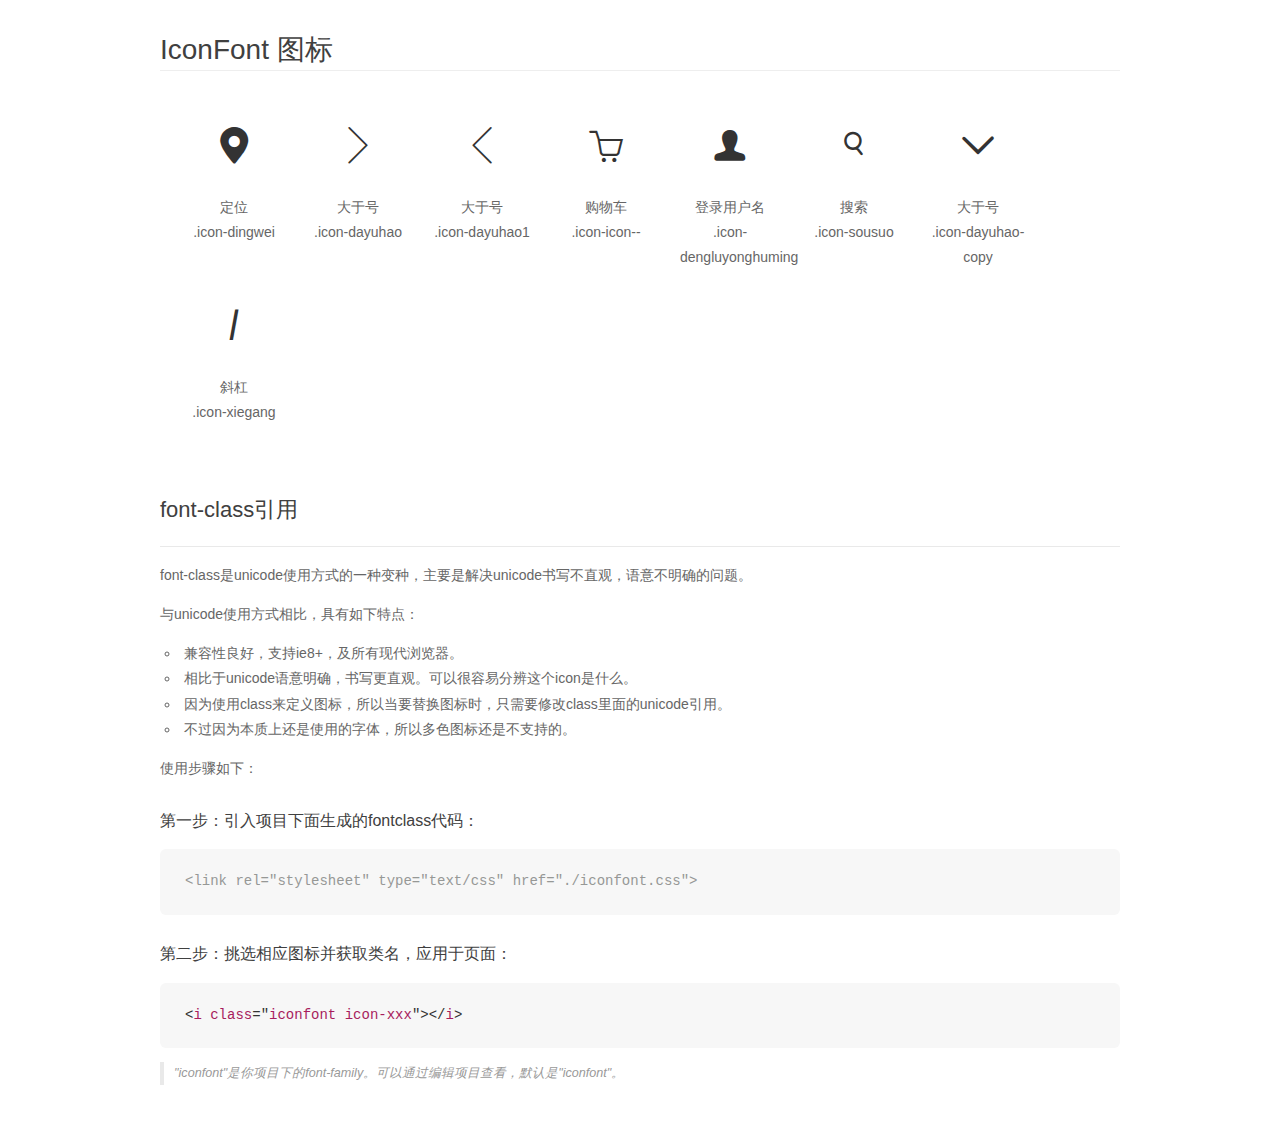
<file: font/demo_fontclass.html>
<!DOCTYPE html>
<html>
<head>
    <meta charset="utf-8"/>
    <title>IconFont</title>
    <link rel="stylesheet" href="demo.css">
    <link rel="stylesheet" href="iconfont.css">
</head>
<body>
    <div class="main markdown">
        <h1>IconFont 图标</h1>
        <ul class="icon_lists clear">
            
                <li>
                <i class="icon iconfont icon-dingwei"></i>
                    <div class="name">定位</div>
                    <div class="fontclass">.icon-dingwei</div>
                </li>
            
                <li>
                <i class="icon iconfont icon-dayuhao"></i>
                    <div class="name">大于号</div>
                    <div class="fontclass">.icon-dayuhao</div>
                </li>
            
                <li>
                <i class="icon iconfont icon-dayuhao1"></i>
                    <div class="name">大于号</div>
                    <div class="fontclass">.icon-dayuhao1</div>
                </li>
            
                <li>
                <i class="icon iconfont icon-icon--"></i>
                    <div class="name">购物车</div>
                    <div class="fontclass">.icon-icon--</div>
                </li>
            
                <li>
                <i class="icon iconfont icon-dengluyonghuming"></i>
                    <div class="name">登录用户名</div>
                    <div class="fontclass">.icon-dengluyonghuming</div>
                </li>
            
                <li>
                <i class="icon iconfont icon-sousuo"></i>
                    <div class="name">搜索</div>
                    <div class="fontclass">.icon-sousuo</div>
                </li>
            
                <li>
                <i class="icon iconfont icon-dayuhao-copy"></i>
                    <div class="name">大于号</div>
                    <div class="fontclass">.icon-dayuhao-copy</div>
                </li>
            
                <li>
                <i class="icon iconfont icon-xiegang"></i>
                    <div class="name">斜杠</div>
                    <div class="fontclass">.icon-xiegang</div>
                </li>
            
        </ul>

        <h2 id="font-class-">font-class引用</h2>
        <hr>

        <p>font-class是unicode使用方式的一种变种，主要是解决unicode书写不直观，语意不明确的问题。</p>
        <p>与unicode使用方式相比，具有如下特点：</p>
        <ul>
        <li>兼容性良好，支持ie8+，及所有现代浏览器。</li>
        <li>相比于unicode语意明确，书写更直观。可以很容易分辨这个icon是什么。</li>
        <li>因为使用class来定义图标，所以当要替换图标时，只需要修改class里面的unicode引用。</li>
        <li>不过因为本质上还是使用的字体，所以多色图标还是不支持的。</li>
        </ul>
        <p>使用步骤如下：</p>
        <h3 id="-fontclass-">第一步：引入项目下面生成的fontclass代码：</h3>


        <pre><code class="lang-js hljs javascript"><span class="hljs-comment">&lt;link rel="stylesheet" type="text/css" href="./iconfont.css"&gt;</span></code></pre>
        <h3 id="-">第二步：挑选相应图标并获取类名，应用于页面：</h3>
        <pre><code class="lang-css hljs">&lt;<span class="hljs-selector-tag">i</span> <span class="hljs-selector-tag">class</span>="<span class="hljs-selector-tag">iconfont</span> <span class="hljs-selector-tag">icon-xxx</span>"&gt;&lt;/<span class="hljs-selector-tag">i</span>&gt;</code></pre>
        <blockquote>
        <p>"iconfont"是你项目下的font-family。可以通过编辑项目查看，默认是"iconfont"。</p>
        </blockquote>
    </div>
</body>
</html>
</file>
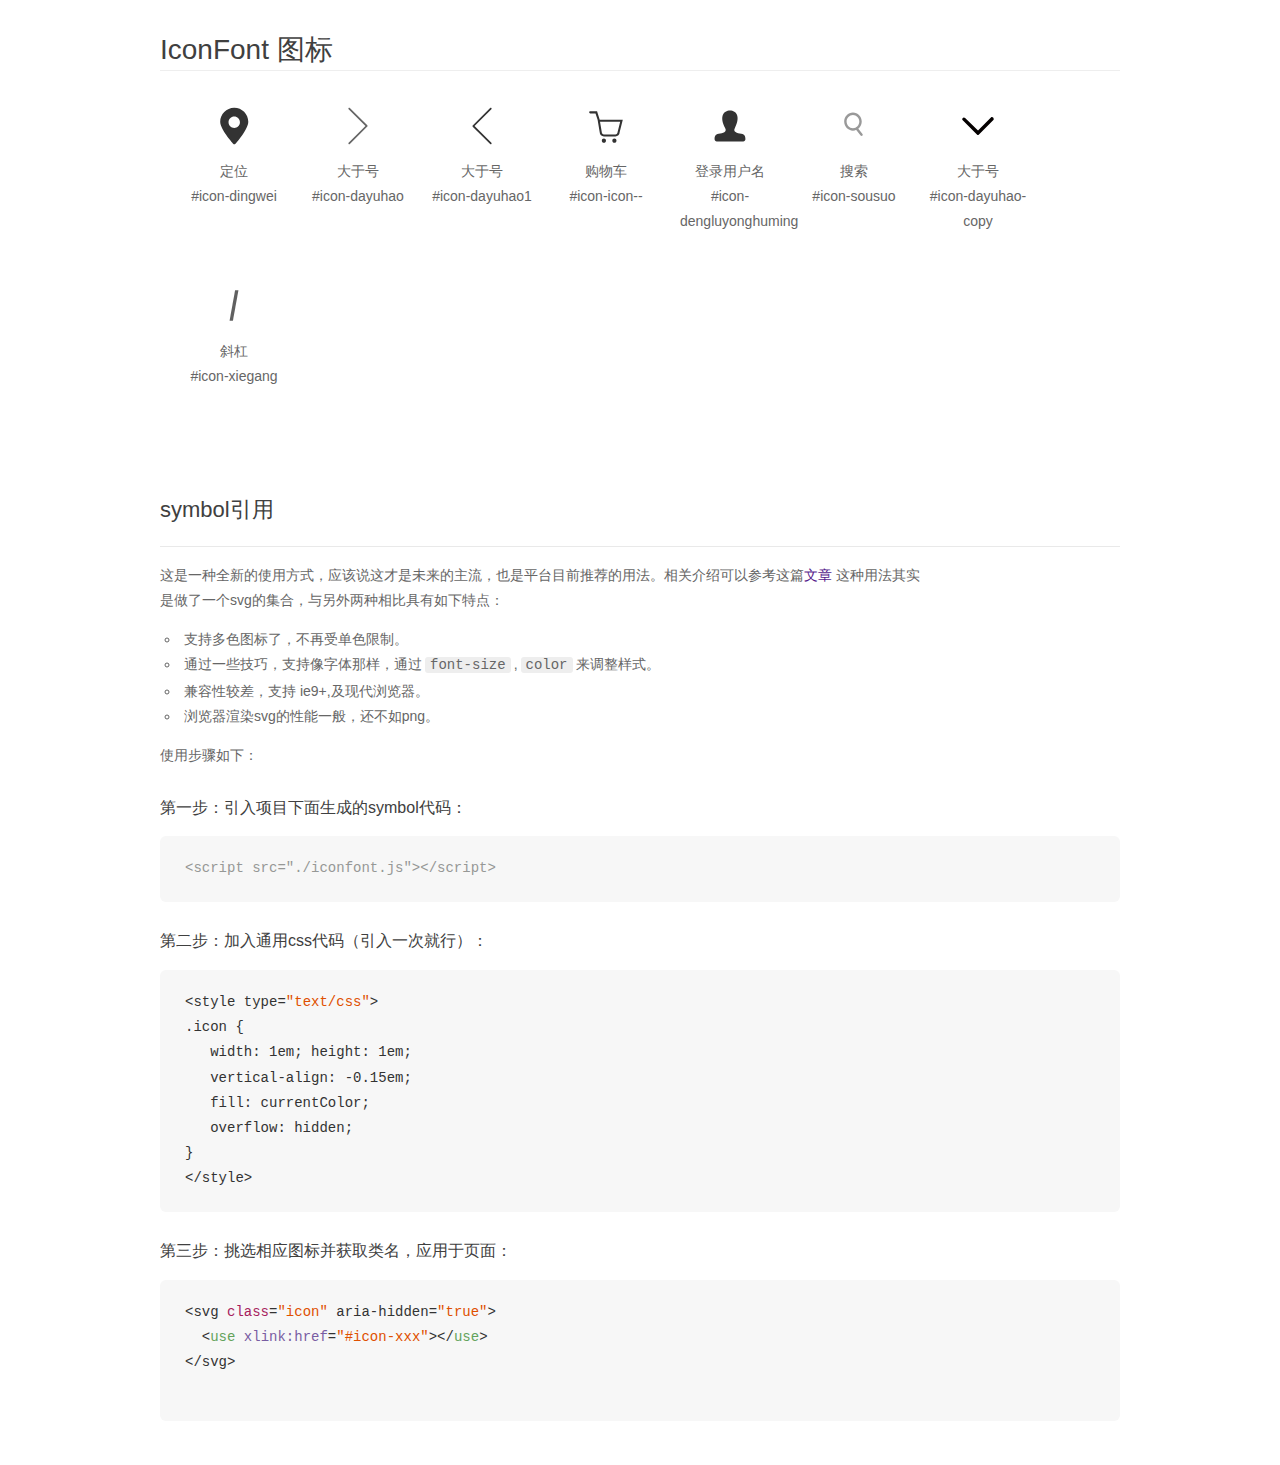
<file: font/demo_symbol.html>
<!DOCTYPE html>
<html>
<head>
    <meta charset="utf-8"/>
    <title>IconFont</title>
    <link rel="stylesheet" href="demo.css">
    <script src="iconfont.js"></script>

    <style type="text/css">
        .icon {
          /* 通过设置 font-size 来改变图标大小 */
          width: 1em; height: 1em;
          /* 图标和文字相邻时，垂直对齐 */
          vertical-align: -0.15em;
          /* 通过设置 color 来改变 SVG 的颜色/fill */
          fill: currentColor;
          /* path 和 stroke 溢出 viewBox 部分在 IE 下会显示
             normalize.css 中也包含这行 */
          overflow: hidden;
        }

    </style>
</head>
<body>
    <div class="main markdown">
        <h1>IconFont 图标</h1>
        <ul class="icon_lists clear">
            
                <li>
                    <svg class="icon" aria-hidden="true">
                        <use xlink:href="#icon-dingwei"></use>
                    </svg>
                    <div class="name">定位</div>
                    <div class="fontclass">#icon-dingwei</div>
                </li>
            
                <li>
                    <svg class="icon" aria-hidden="true">
                        <use xlink:href="#icon-dayuhao"></use>
                    </svg>
                    <div class="name">大于号</div>
                    <div class="fontclass">#icon-dayuhao</div>
                </li>
            
                <li>
                    <svg class="icon" aria-hidden="true">
                        <use xlink:href="#icon-dayuhao1"></use>
                    </svg>
                    <div class="name">大于号</div>
                    <div class="fontclass">#icon-dayuhao1</div>
                </li>
            
                <li>
                    <svg class="icon" aria-hidden="true">
                        <use xlink:href="#icon-icon--"></use>
                    </svg>
                    <div class="name">购物车</div>
                    <div class="fontclass">#icon-icon--</div>
                </li>
            
                <li>
                    <svg class="icon" aria-hidden="true">
                        <use xlink:href="#icon-dengluyonghuming"></use>
                    </svg>
                    <div class="name">登录用户名</div>
                    <div class="fontclass">#icon-dengluyonghuming</div>
                </li>
            
                <li>
                    <svg class="icon" aria-hidden="true">
                        <use xlink:href="#icon-sousuo"></use>
                    </svg>
                    <div class="name">搜索</div>
                    <div class="fontclass">#icon-sousuo</div>
                </li>
            
                <li>
                    <svg class="icon" aria-hidden="true">
                        <use xlink:href="#icon-dayuhao-copy"></use>
                    </svg>
                    <div class="name">大于号</div>
                    <div class="fontclass">#icon-dayuhao-copy</div>
                </li>
            
                <li>
                    <svg class="icon" aria-hidden="true">
                        <use xlink:href="#icon-xiegang"></use>
                    </svg>
                    <div class="name">斜杠</div>
                    <div class="fontclass">#icon-xiegang</div>
                </li>
            
        </ul>


        <h2 id="symbol-">symbol引用</h2>
        <hr>

        <p>这是一种全新的使用方式，应该说这才是未来的主流，也是平台目前推荐的用法。相关介绍可以参考这篇<a href="">文章</a>
        这种用法其实是做了一个svg的集合，与另外两种相比具有如下特点：</p>
        <ul>
          <li>支持多色图标了，不再受单色限制。</li>
          <li>通过一些技巧，支持像字体那样，通过<code>font-size</code>,<code>color</code>来调整样式。</li>
          <li>兼容性较差，支持 ie9+,及现代浏览器。</li>
          <li>浏览器渲染svg的性能一般，还不如png。</li>
        </ul>
        <p>使用步骤如下：</p>
        <h3 id="-symbol-">第一步：引入项目下面生成的symbol代码：</h3>
        <pre><code class="lang-js hljs javascript"><span class="hljs-comment">&lt;script src="./iconfont.js"&gt;&lt;/script&gt;</span></code></pre>
        <h3 id="-css-">第二步：加入通用css代码（引入一次就行）：</h3>
        <pre><code class="lang-js hljs javascript">&lt;style type=<span class="hljs-string">"text/css"</span>&gt;
.icon {
   width: <span class="hljs-number">1</span>em; height: <span class="hljs-number">1</span>em;
   vertical-align: <span class="hljs-number">-0.15</span>em;
   fill: currentColor;
   overflow: hidden;
}
&lt;<span class="hljs-regexp">/style&gt;</span></code></pre>
        <h3 id="-">第三步：挑选相应图标并获取类名，应用于页面：</h3>
        <pre><code class="lang-js hljs javascript">&lt;svg <span class="hljs-class"><span class="hljs-keyword">class</span></span>=<span class="hljs-string">"icon"</span> aria-hidden=<span class="hljs-string">"true"</span>&gt;<span class="xml"><span class="hljs-tag">
  &lt;<span class="hljs-name">use</span> <span class="hljs-attr">xlink:href</span>=<span class="hljs-string">"#icon-xxx"</span>&gt;</span><span class="hljs-tag">&lt;/<span class="hljs-name">use</span>&gt;</span>
</span>&lt;<span class="hljs-regexp">/svg&gt;
        </span></code></pre>
    </div>
</body>
</html>
</file>
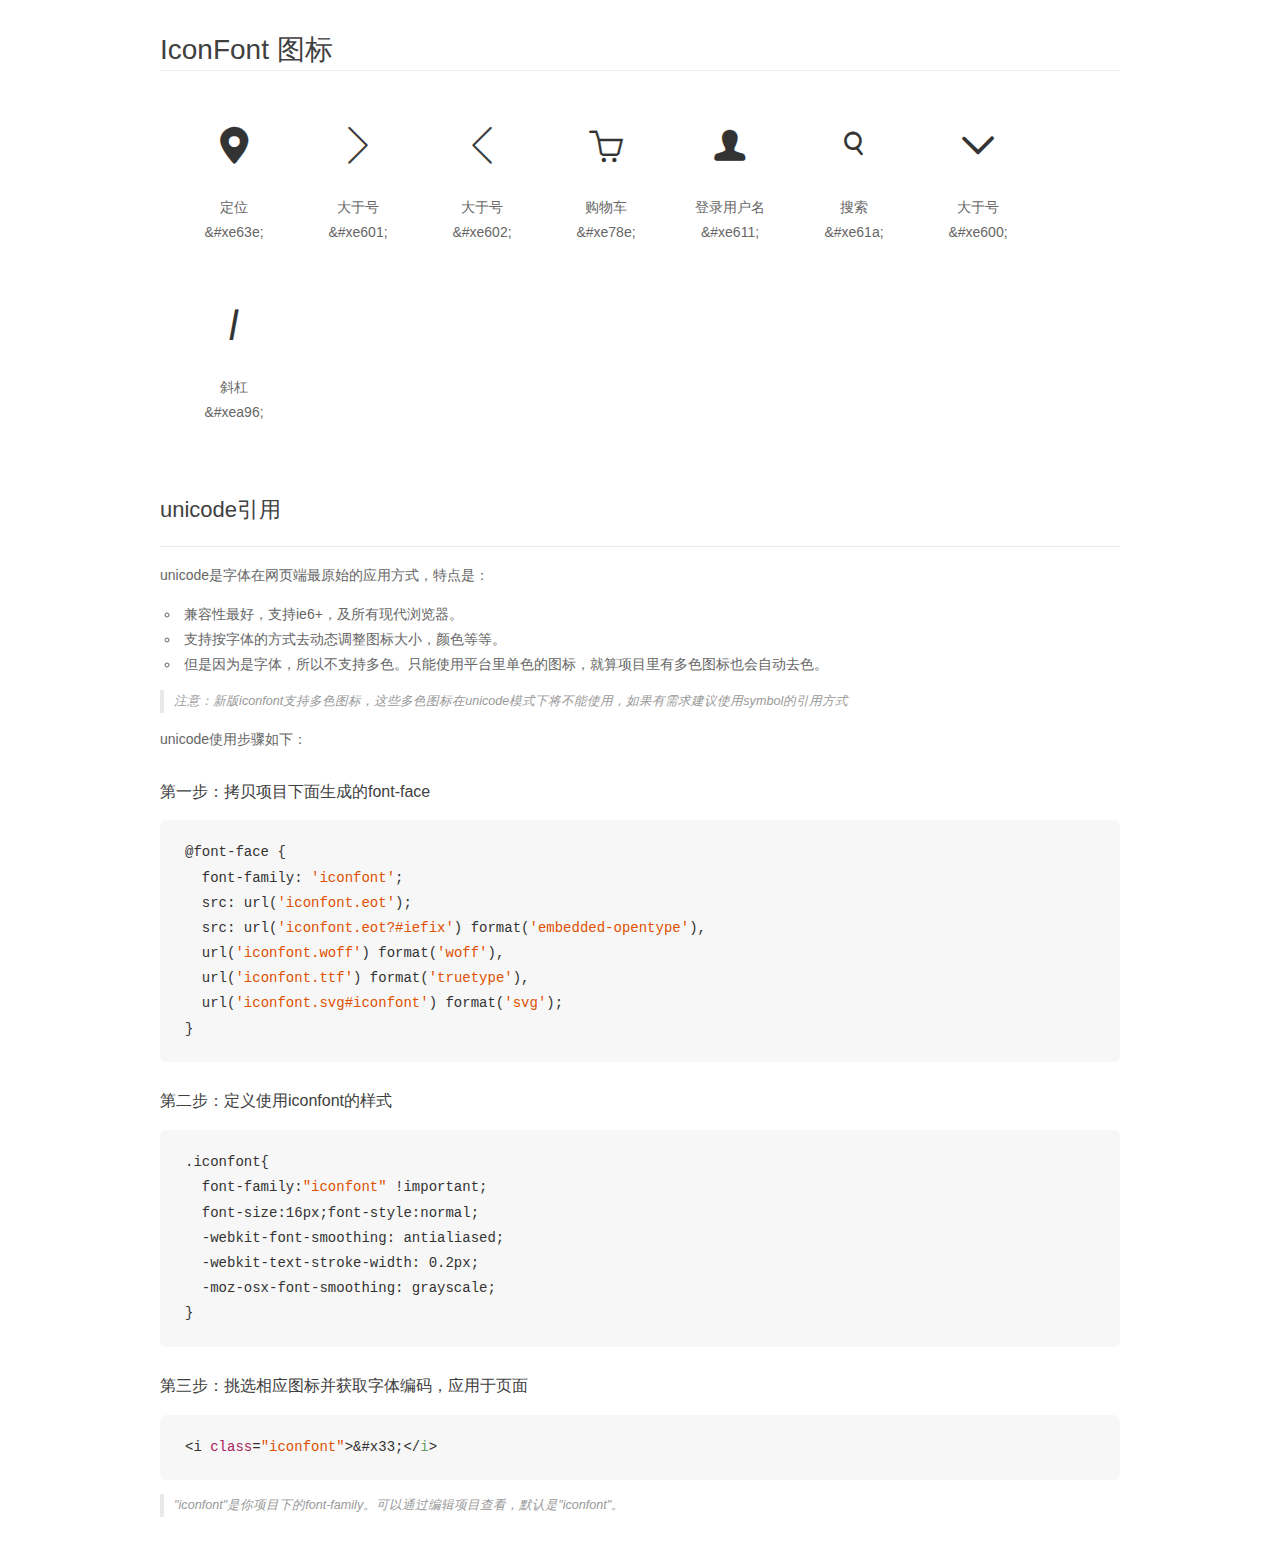
<file: font/demo_unicode.html>
<!DOCTYPE html>
<html>
<head>
    <meta charset="utf-8"/>
    <title>IconFont</title>
    <link rel="stylesheet" href="demo.css">

    <style type="text/css">

        @font-face {font-family: "iconfont";
          src: url('iconfont.eot'); /* IE9*/
          src: url('iconfont.eot#iefix') format('embedded-opentype'), /* IE6-IE8 */
          url('iconfont.woff') format('woff'), /* chrome, firefox */
          url('iconfont.ttf') format('truetype'), /* chrome, firefox, opera, Safari, Android, iOS 4.2+*/
          url('iconfont.svg#iconfont') format('svg'); /* iOS 4.1- */
        }

        .iconfont {
          font-family:"iconfont" !important;
          font-size:16px;
          font-style:normal;
          -webkit-font-smoothing: antialiased;
          -webkit-text-stroke-width: 0.2px;
          -moz-osx-font-smoothing: grayscale;
        }

    </style>
</head>
<body>
    <div class="main markdown">
        <h1>IconFont 图标</h1>
        <ul class="icon_lists clear">
            
                <li>
                <i class="icon iconfont">&#xe63e;</i>
                    <div class="name">定位</div>
                    <div class="code">&amp;#xe63e;</div>
                </li>
            
                <li>
                <i class="icon iconfont">&#xe601;</i>
                    <div class="name">大于号</div>
                    <div class="code">&amp;#xe601;</div>
                </li>
            
                <li>
                <i class="icon iconfont">&#xe602;</i>
                    <div class="name">大于号</div>
                    <div class="code">&amp;#xe602;</div>
                </li>
            
                <li>
                <i class="icon iconfont">&#xe78e;</i>
                    <div class="name">购物车</div>
                    <div class="code">&amp;#xe78e;</div>
                </li>
            
                <li>
                <i class="icon iconfont">&#xe611;</i>
                    <div class="name">登录用户名</div>
                    <div class="code">&amp;#xe611;</div>
                </li>
            
                <li>
                <i class="icon iconfont">&#xe61a;</i>
                    <div class="name">搜索</div>
                    <div class="code">&amp;#xe61a;</div>
                </li>
            
                <li>
                <i class="icon iconfont">&#xe600;</i>
                    <div class="name">大于号</div>
                    <div class="code">&amp;#xe600;</div>
                </li>
            
                <li>
                <i class="icon iconfont">&#xea96;</i>
                    <div class="name">斜杠</div>
                    <div class="code">&amp;#xea96;</div>
                </li>
            
        </ul>
        <h2 id="unicode-">unicode引用</h2>
        <hr>

        <p>unicode是字体在网页端最原始的应用方式，特点是：</p>
        <ul>
        <li>兼容性最好，支持ie6+，及所有现代浏览器。</li>
        <li>支持按字体的方式去动态调整图标大小，颜色等等。</li>
        <li>但是因为是字体，所以不支持多色。只能使用平台里单色的图标，就算项目里有多色图标也会自动去色。</li>
        </ul>
        <blockquote>
        <p>注意：新版iconfont支持多色图标，这些多色图标在unicode模式下将不能使用，如果有需求建议使用symbol的引用方式</p>
        </blockquote>
        <p>unicode使用步骤如下：</p>
        <h3 id="-font-face">第一步：拷贝项目下面生成的font-face</h3>
        <pre><code class="lang-js hljs javascript">@font-face {
  font-family: <span class="hljs-string">'iconfont'</span>;
  src: url(<span class="hljs-string">'iconfont.eot'</span>);
  src: url(<span class="hljs-string">'iconfont.eot?#iefix'</span>) format(<span class="hljs-string">'embedded-opentype'</span>),
  url(<span class="hljs-string">'iconfont.woff'</span>) format(<span class="hljs-string">'woff'</span>),
  url(<span class="hljs-string">'iconfont.ttf'</span>) format(<span class="hljs-string">'truetype'</span>),
  url(<span class="hljs-string">'iconfont.svg#iconfont'</span>) format(<span class="hljs-string">'svg'</span>);
}
</code></pre>
        <h3 id="-iconfont-">第二步：定义使用iconfont的样式</h3>
        <pre><code class="lang-js hljs javascript">.iconfont{
  font-family:<span class="hljs-string">"iconfont"</span> !important;
  font-size:<span class="hljs-number">16</span>px;font-style:normal;
  -webkit-font-smoothing: antialiased;
  -webkit-text-stroke-width: <span class="hljs-number">0.2</span>px;
  -moz-osx-font-smoothing: grayscale;
}
</code></pre>
        <h3 id="-">第三步：挑选相应图标并获取字体编码，应用于页面</h3>
        <pre><code class="lang-js hljs javascript">&lt;i <span class="hljs-class"><span class="hljs-keyword">class</span></span>=<span class="hljs-string">"iconfont"</span>&gt;&amp;#x33;<span class="xml"><span class="hljs-tag">&lt;/<span class="hljs-name">i</span>&gt;</span></span></code></pre>

        <blockquote>
        <p>"iconfont"是你项目下的font-family。可以通过编辑项目查看，默认是"iconfont"。</p>
        </blockquote>
    </div>


</body>
</html>
</file>
<file: font/iconfont.css>
@font-face {font-family: "iconfont";
  src: url('../font/iconfont.eot?t=1546480678694'); /* IE9*/
  src: url('../font/iconfont.eot?t=1546480678694#iefix') format('embedded-opentype'), /* IE6-IE8 */
  url('[data-uri]') format('woff'),
  url('../font/iconfont.ttf?t=1546480678694') format('truetype'), /* chrome, firefox, opera, Safari, Android, iOS 4.2+*/
  url('../font/iconfont.svg?t=1546480678694#iconfont') format('svg'); /* iOS 4.1- */
}

.iconfont {
  font-family:"iconfont" !important;
  font-size:16px;
  font-style:normal;
  -webkit-font-smoothing: antialiased;
  -moz-osx-font-smoothing: grayscale;
}

.icon-dingwei:before { content: "\e63e"; }

.icon-dayuhao:before { content: "\e601"; }

.icon-dayuhao1:before { content: "\e602"; }

.icon-icon--:before { content: "\e78e"; }

.icon-dengluyonghuming:before { content: "\e611"; }

.icon-sousuo:before { content: "\e61a"; }

.icon-dayuhao-copy:before { content: "\e600"; }

.icon-xiegang:before { content: "\ea96"; }
</file>
<file: font/demo.css>
*{margin: 0;padding: 0;list-style: none;}
/*
KISSY CSS Reset
理念：1. reset 的目的不是清除浏览器的默认样式，这仅是部分工作。清除和重置是紧密不可分的。
2. reset 的目的不是让默认样式在所有浏览器下一致，而是减少默认样式有可能带来的问题。
3. reset 期望提供一套普适通用的基础样式。但没有银弹，推荐根据具体需求，裁剪和修改后再使用。
特色：1. 适应中文；2. 基于最新主流浏览器。
维护：玉伯<lifesinger@gmail.com>, 正淳<ragecarrier@gmail.com>
 */

/** 清除内外边距 **/
body, h1, h2, h3, h4, h5, h6, hr, p, blockquote, /* structural elements 结构元素 */
dl, dt, dd, ul, ol, li, /* list elements 列表元素 */
pre, /* text formatting elements 文本格式元素 */
form, fieldset, legend, button, input, textarea, /* form elements 表单元素 */
th, td /* table elements 表格元素 */ {
  margin: 0;
  padding: 0;
}

/** 设置默认字体 **/
body,
button, input, select, textarea /* for ie */ {
  font: 12px/1.5 tahoma, arial, \5b8b\4f53, sans-serif;
}
h1, h2, h3, h4, h5, h6 { font-size: 100%; }
address, cite, dfn, em, var { font-style: normal; } /* 将斜体扶正 */
code, kbd, pre, samp { font-family: courier new, courier, monospace; } /* 统一等宽字体 */
small { font-size: 12px; } /* 小于 12px 的中文很难阅读，让 small 正常化 */

/** 重置列表元素 **/
ul, ol { list-style: none; }

/** 重置文本格式元素 **/
a { text-decoration: none; }
a:hover { text-decoration: underline; }


/** 重置表单元素 **/
legend { color: #000; } /* for ie6 */
fieldset, img { border: 0; } /* img 搭车：让链接里的 img 无边框 */
button, input, select, textarea { font-size: 100%; } /* 使得表单元素在 ie 下能继承字体大小 */
/* 注：optgroup 无法扶正 */

/** 重置表格元素 **/
table { border-collapse: collapse; border-spacing: 0; }

/* 清除浮动 */
.ks-clear:after, .clear:after {
  content: '\20';
  display: block;
  height: 0;
  clear: both;
}
.ks-clear, .clear {
  *zoom: 1;
}

.main {
  padding: 30px 100px;
width: 960px;
margin: 0 auto;
}
.main h1{font-size:36px; color:#333; text-align:left;margin-bottom:30px; border-bottom: 1px solid #eee;}

.helps{margin-top:40px;}
.helps pre{
  padding:20px;
  margin:10px 0;
  border:solid 1px #e7e1cd;
  background-color: #fffdef;
  overflow: auto;
}

.icon_lists{
  width: 100% !important;

}

.icon_lists li{
  float:left;
  width: 100px;
  height:180px;
  text-align: center;
  list-style: none !important;
}
.icon_lists .icon{
  font-size: 42px;
  line-height: 100px;
  margin: 10px 0;
  color:#333;
  -webkit-transition: font-size 0.25s ease-out 0s;
  -moz-transition: font-size 0.25s ease-out 0s;
  transition: font-size 0.25s ease-out 0s;

}
.icon_lists .icon:hover{
  font-size: 100px;
}



.markdown {
  color: #666;
  font-size: 14px;
  line-height: 1.8;
}

.highlight {
  line-height: 1.5;
}

.markdown img {
  vertical-align: middle;
  max-width: 100%;
}

.markdown h1 {
  color: #404040;
  font-weight: 500;
  line-height: 40px;
  margin-bottom: 24px;
}

.markdown h2,
.markdown h3,
.markdown h4,
.markdown h5,
.markdown h6 {
  color: #404040;
  margin: 1.6em 0 0.6em 0;
  font-weight: 500;
  clear: both;
}

.markdown h1 {
  font-size: 28px;
}

.markdown h2 {
  font-size: 22px;
}

.markdown h3 {
  font-size: 16px;
}

.markdown h4 {
  font-size: 14px;
}

.markdown h5 {
  font-size: 12px;
}

.markdown h6 {
  font-size: 12px;
}

.markdown hr {
  height: 1px;
  border: 0;
  background: #e9e9e9;
  margin: 16px 0;
  clear: both;
}

.markdown p,
.markdown pre {
  margin: 1em 0;
}

.markdown > p,
.markdown > blockquote,
.markdown > .highlight,
.markdown > ol,
.markdown > ul {
  width: 80%;
}

.markdown ul > li {
  list-style: circle;
}

.markdown > ul li,
.markdown blockquote ul > li {
  margin-left: 20px;
  padding-left: 4px;
}

.markdown > ul li p,
.markdown > ol li p {
  margin: 0.6em 0;
}

.markdown ol > li {
  list-style: decimal;
}

.markdown > ol li,
.markdown blockquote ol > li {
  margin-left: 20px;
  padding-left: 4px;
}

.markdown code {
  margin: 0 3px;
  padding: 0 5px;
  background: #eee;
  border-radius: 3px;
}

.markdown pre {
  border-radius: 6px;
  background: #f7f7f7;
  padding: 20px;
}

.markdown pre code {
  border: none;
  background: #f7f7f7;
  margin: 0;
}

.markdown strong,
.markdown b {
  font-weight: 600;
}

.markdown > table {
  border-collapse: collapse;
  border-spacing: 0px;
  empty-cells: show;
  border: 1px solid #e9e9e9;
  width: 95%;
  margin-bottom: 24px;
}

.markdown > table th {
  white-space: nowrap;
  color: #333;
  font-weight: 600;

}

.markdown > table th,
.markdown > table td {
  border: 1px solid #e9e9e9;
  padding: 8px 16px;
  text-align: left;
}

.markdown > table th {
  background: #F7F7F7;
}

.markdown blockquote {
  font-size: 90%;
  color: #999;
  border-left: 4px solid #e9e9e9;
  padding-left: 0.8em;
  margin: 1em 0;
  font-style: italic;
}

.markdown blockquote p {
  margin: 0;
}

.markdown .anchor {
  opacity: 0;
  transition: opacity 0.3s ease;
  margin-left: 8px;
}

.markdown .waiting {
  color: #ccc;
}

.markdown h1:hover .anchor,
.markdown h2:hover .anchor,
.markdown h3:hover .anchor,
.markdown h4:hover .anchor,
.markdown h5:hover .anchor,
.markdown h6:hover .anchor {
  opacity: 1;
  display: inline-block;
}

.markdown > br,
.markdown > p > br {
  clear: both;
}


.hljs {
  display: block;
  background: white;
  padding: 0.5em;
  color: #333333;
  overflow-x: auto;
}

.hljs-comment,
.hljs-meta {
  color: #969896;
}

.hljs-string,
.hljs-variable,
.hljs-template-variable,
.hljs-strong,
.hljs-emphasis,
.hljs-quote {
  color: #df5000;
}

.hljs-keyword,
.hljs-selector-tag,
.hljs-type {
  color: #a71d5d;
}

.hljs-literal,
.hljs-symbol,
.hljs-bullet,
.hljs-attribute {
  color: #0086b3;
}

.hljs-section,
.hljs-name {
  color: #63a35c;
}

.hljs-tag {
  color: #333333;
}

.hljs-title,
.hljs-attr,
.hljs-selector-id,
.hljs-selector-class,
.hljs-selector-attr,
.hljs-selector-pseudo {
  color: #795da3;
}

.hljs-addition {
  color: #55a532;
  background-color: #eaffea;
}

.hljs-deletion {
  color: #bd2c00;
  background-color: #ffecec;
}

.hljs-link {
  text-decoration: underline;
}

pre{
  background: #fff;
}
</file>
